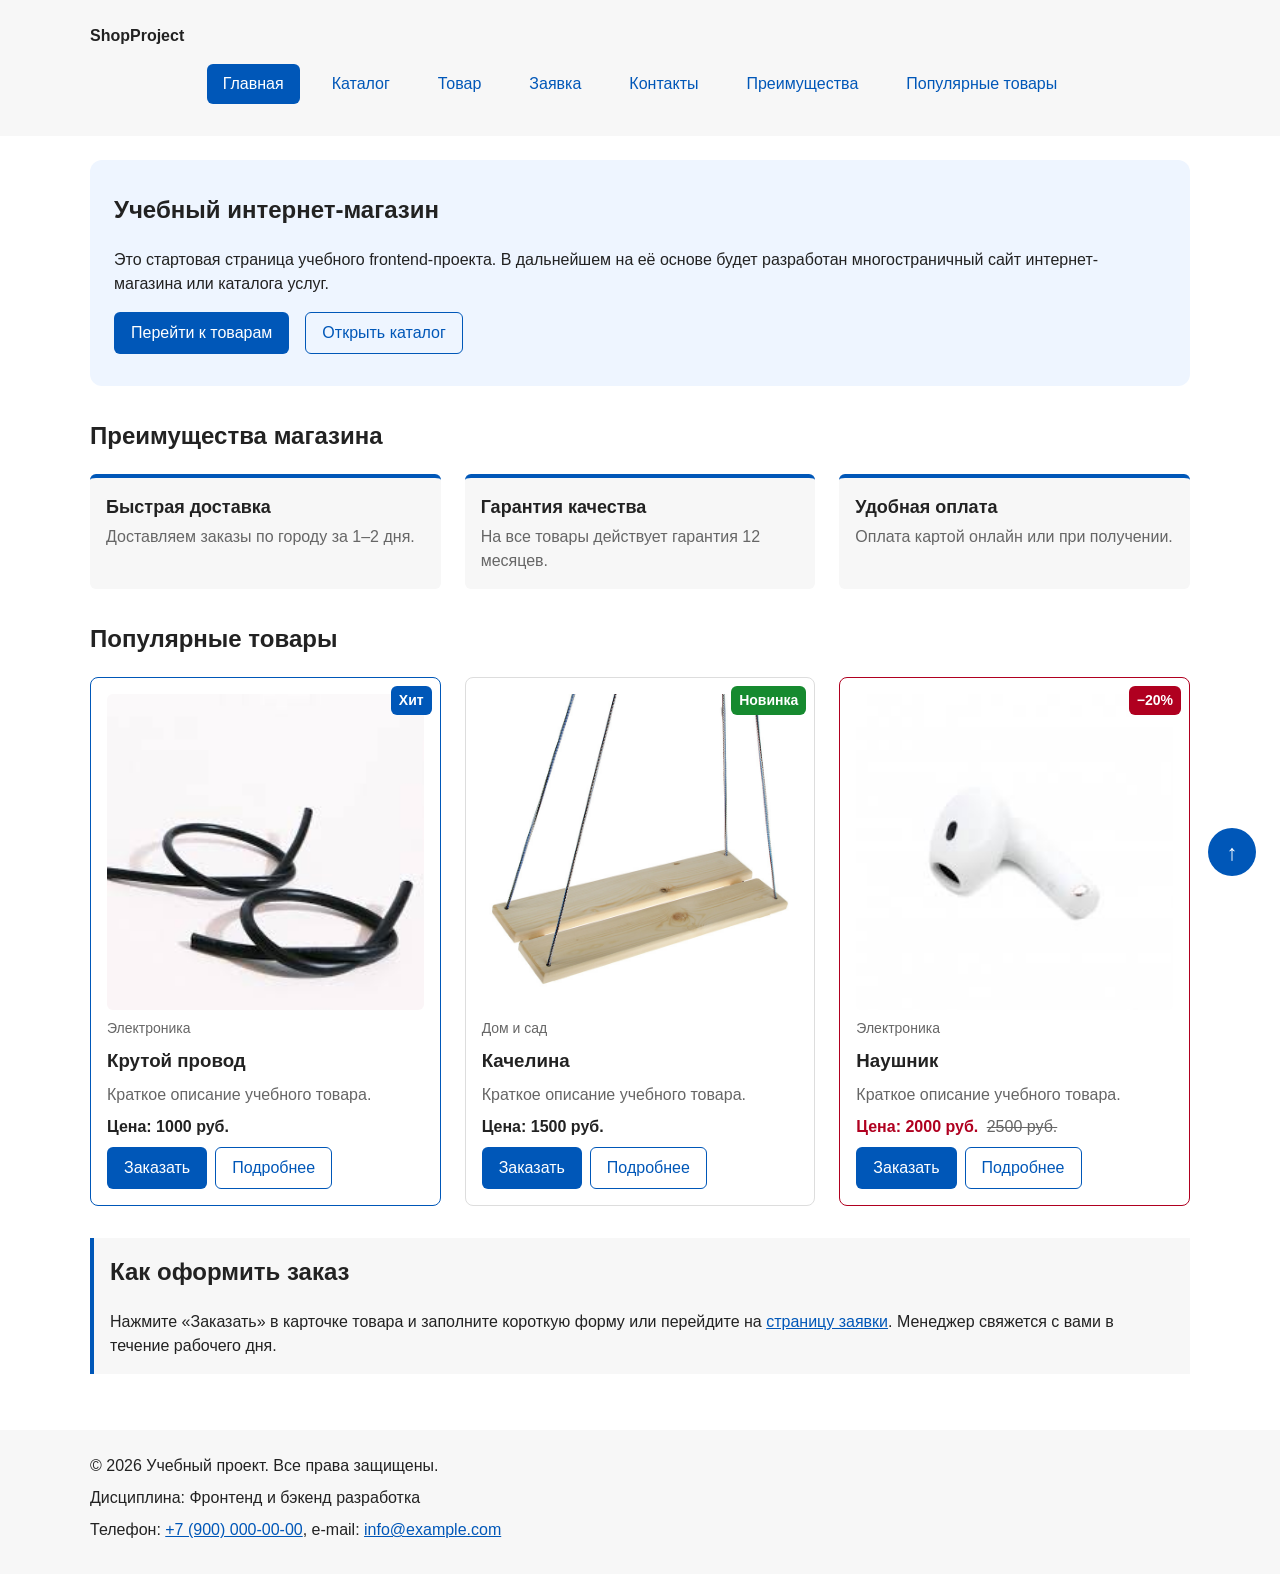
<file: index.html>
<!DOCTYPE html>
<html lang="ru">
<head>
  <meta charset="UTF-8">
  <meta name="viewport" content="width=device-width, initial-scale=1.0">
  <meta name="description" content="Учебный интернет-магазин: главная страница, преимущества и популярные товары.">
  <title>Главная — Учебный интернет-магазин</title>
  <link rel="stylesheet" href="css/style.css">
  <script src="js/main.js" defer></script>
</head>
<body>
  <header class="site-header">
    <div class="site-header__inner">
      <a class="site-header__logo" href="index.html">ShopProject</a>

      <nav class="site-nav" aria-label="Основная навигация">
        <ul class="site-nav__list">
          <li class="site-nav__item">
            <a class="site-nav__link site-nav__link--active" href="index.html" aria-current="page">Главная</a>
          </li>
          <li class="site-nav__item">
            <a class="site-nav__link" href="catalog.html">Каталог</a>
          </li>
          <li class="site-nav__item">
            <a class="site-nav__link" href="product.html">Товар</a>
          </li>
          <li class="site-nav__item">
            <a class="site-nav__link" href="order.html">Заявка</a>
          </li>
          <li class="site-nav__item">
            <a class="site-nav__link" href="contacts.html">Контакты</a>
          </li>
          <li class="site-nav__item">
            <a class="site-nav__link" href="index.html#advantages">Преимущества</a>
          </li>
          <li class="site-nav__item">
            <a class="site-nav__link" href="index.html#popular">Популярные товары</a>
          </li>
        </ul>
      </nav>
    </div>
  </header>

  <main class="page">
    <section class="hero">
      <h1 class="hero__title">Учебный интернет-магазин</h1>
      <p class="hero__text">
        Это стартовая страница учебного frontend-проекта.
        В дальнейшем на её основе будет разработан многостраничный сайт
        интернет-магазина или каталога услуг.
      </p>
      <div class="hero__actions">
        <a class="button button--primary" href="#popular">Перейти к товарам</a>
        <a class="button button--secondary" href="catalog.html">Открыть каталог</a>
      </div>
    </section>

    <section class="section" id="advantages">
      <h2 class="section__title">Преимущества магазина</h2>

      <ul class="advantages">
        <li class="advantages__item">
          <h3 class="advantages__title">Быстрая доставка</h3>
          <p class="advantages__text">Доставляем заказы по городу за 1–2 дня.</p>
        </li>
        <li class="advantages__item">
          <h3 class="advantages__title">Гарантия качества</h3>
          <p class="advantages__text">На все товары действует гарантия 12 месяцев.</p>
        </li>
        <li class="advantages__item">
          <h3 class="advantages__title">Удобная оплата</h3>
          <p class="advantages__text">Оплата картой онлайн или при получении.</p>
        </li>
      </ul>
    </section>

    <section class="section" id="popular">
      <h2 class="section__title">Популярные товары</h2>

      <div class="products-grid">
        <article class="product-card product-card--featured">
          <span class="product-card__badge product-card__badge--hit">Хит</span>
          <img class="product-card__image" src="images/product-1.jpg" alt="Крутой провод" width="400" height="300">
          <p class="product-card__category">Электроника</p>
          <h3 class="product-card__title">Крутой провод</h3>
          <p class="product-card__description">Краткое описание учебного товара.</p>
          <p class="product-card__price">Цена: 1000 руб.</p>
          <div class="product-card__actions">
            <button class="button button--primary product-card__button" type="button" data-product="Крутой провод">
              Заказать
            </button>
            <a class="button button--secondary" href="product.html">Подробнее</a>
          </div>
        </article>
        <article class="product-card">
          <span class="product-card__badge product-card__badge--new">Новинка</span>
          <img class="product-card__image" src="images/product-2.jpg" alt="Качелина" width="400" height="300">
          <p class="product-card__category">Дом и сад</p>
          <h3 class="product-card__title">Качелина</h3>
          <p class="product-card__description">Краткое описание учебного товара.</p>
          <p class="product-card__price">Цена: 1500 руб.</p>
          <div class="product-card__actions">
            <button class="button button--primary product-card__button" type="button" data-product="Качелина">
              Заказать
            </button>
            <a class="button button--secondary" href="product.html">Подробнее</a>
          </div>
        </article>
        <article class="product-card product-card--discount">
          <span class="product-card__badge product-card__badge--discount">−20%</span>
          <img class="product-card__image" src="images/product-3.jpg" alt="Наушник" width="400" height="300">
          <p class="product-card__category">Электроника</p>
          <h3 class="product-card__title">Наушник</h3>
          <p class="product-card__description">Краткое описание учебного товара.</p>
          <p class="product-card__price">Цена: 2000 руб. <s class="product-card__old-price">2500 руб.</s></p>
          <div class="product-card__actions">
            <button class="button button--primary product-card__button" type="button" data-product="Наушник">
              Заказать
            </button>
            <a class="button button--secondary" href="product.html">Подробнее</a>
          </div>
        </article>
      </div>
    </section>

    <aside class="info-box">
      <h2 class="info-box__title">Как оформить заказ</h2>
      <p class="info-box__text">
        Нажмите «Заказать» в карточке товара и заполните короткую форму
        или перейдите на <a href="order.html">страницу заявки</a>.
        Менеджер свяжется с вами в течение рабочего дня.
      </p>
    </aside>
  </main>

  <footer class="site-footer" id="contacts">
    <div class="site-footer__inner">
      <p class="site-footer__text">&copy; 2026 Учебный проект. Все права защищены.</p>
      <p class="site-footer__text">Дисциплина: Фронтенд и бэкенд разработка</p>
      <p class="site-footer__text">
        Телефон: <a class="site-footer__link" href="tel:+79000000000">+7 (900) 000-00-00</a>,
        e-mail: <a class="site-footer__link" href="mailto:info@example.com">info@example.com</a>
      </p>
    </div>
  </footer>

  <a class="to-top" href="#top" aria-label="Наверх страницы">↑</a>

  <dialog class="order-dialog" id="order-dialog" aria-labelledby="order-dialog-title">
    <h2 class="order-dialog__title" id="order-dialog-title">Оформление заявки</h2>
    <p class="order-dialog__product">Товар: <strong id="order-dialog-product">не выбран</strong></p>

    <form class="order-form" id="order-form" action="#" method="post" novalidate>
      <input id="selected-product" name="selected-product" type="hidden">

      <div class="order-form__field">
        <label class="order-form__label" for="order-name">Имя</label>
        <input
          class="order-form__input"
          id="order-name"
          name="name"
          type="text"
          placeholder="Введите ваше имя"
          minlength="2"
          autocomplete="given-name"
          required
        >
      </div>

      <div class="order-form__field">
        <label class="order-form__label" for="order-email">E-mail</label>
        <input
          class="order-form__input"
          id="order-email"
          name="email"
          type="email"
          placeholder="example@mail.ru"
          autocomplete="email"
          required
        >
      </div>

      <div class="order-form__field">
        <label class="order-form__label" for="order-phone">Телефон</label>
        <input
          class="order-form__input"
          id="order-phone"
          name="phone"
          type="tel"
          inputmode="tel"
          placeholder="+7 (900) 000-00-00"
          pattern="^\+7 \(\d{3}\) \d{3}-\d{2}-\d{2}$"
          aria-describedby="order-phone-hint"
          required
        >
        <small class="order-form__hint" id="order-phone-hint">Формат: +7 (900) 000-00-00</small>
      </div>

      <div class="order-form__field">
        <label class="order-form__label" for="order-date">Дата связи</label>
        <input
          class="order-form__input"
          id="order-date"
          name="date"
          type="date"
        >
      </div>

      <div class="order-form__field">
        <label class="order-form__label" for="order-topic">Тема заявки</label>
        <select class="order-form__select" id="order-topic" name="topic" required>
          <option value="">Выберите тему</option>
          <option value="product">Заказ товара</option>
          <option value="consultation">Консультация</option>
          <option value="delivery">Доставка</option>
        </select>
      </div>

      <div class="order-form__field">
        <label class="order-form__label" for="order-comment">Комментарий</label>
        <textarea
          class="order-form__textarea"
          id="order-comment"
          name="comment"
          rows="4"
          placeholder="Укажите дополнительную информацию"
        ></textarea>
      </div>

      <div class="order-form__field">
        <label class="order-form__label order-form__label--inline" for="order-agreement">
          <input
            class="order-form__checkbox"
            id="order-agreement"
            name="agreement"
            type="checkbox"
            required
          >
          Я согласен на обработку данных
        </label>
      </div>

      <div class="order-form__actions">
        <button class="button button--secondary" type="button" id="close-order-dialog">Закрыть</button>
        <button class="button button--primary" type="submit">Отправить заявку</button>
      </div>
    </form>
  </dialog>

  <p class="success-message" id="success-message" role="status" hidden>
    Заявка отправлена! Мы свяжемся с вами в ближайшее время.
  </p>
</body>
</html>
</file>
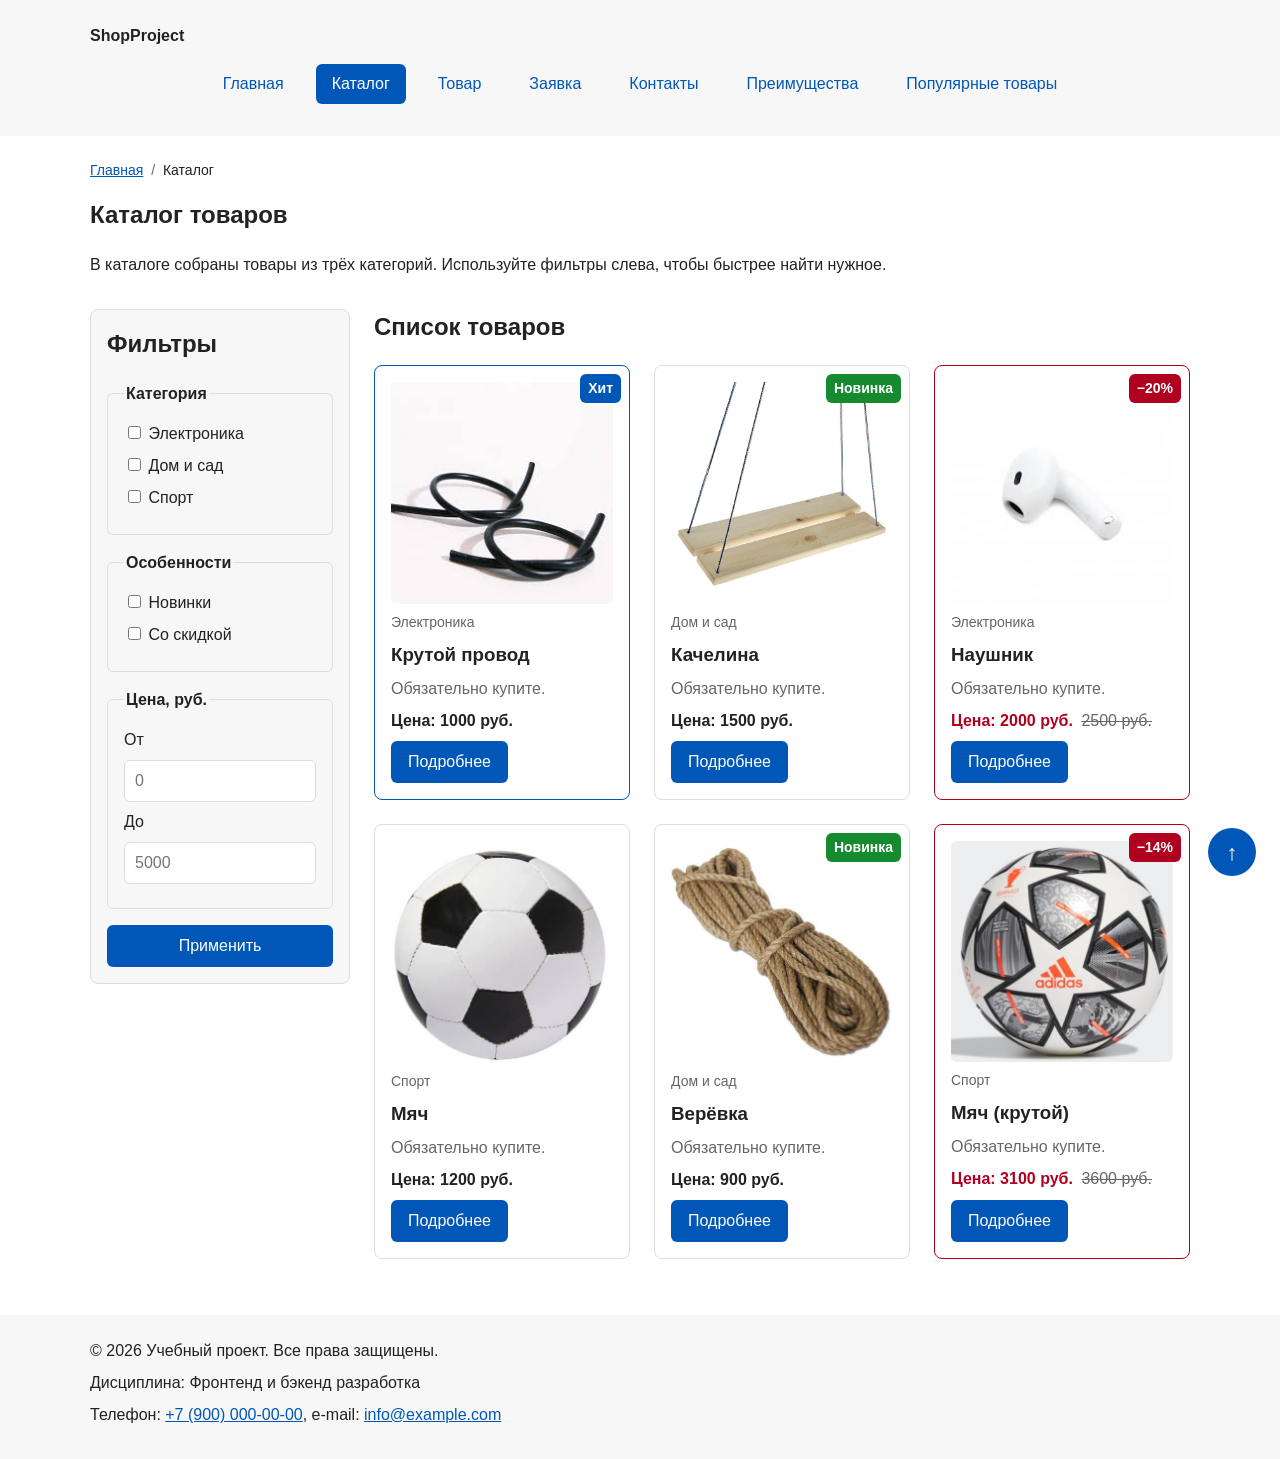
<file: catalog.html>
<!DOCTYPE html>
<html lang="ru">
<head>
  <meta charset="UTF-8">
  <meta name="viewport" content="width=device-width, initial-scale=1.0">
  <meta name="description" content="Каталог товаров учебного интернет-магазина: категории, фильтры и карточки товаров.">
  <title>Каталог товаров — Учебный интернет-магазин</title>
  <link rel="stylesheet" href="css/style.css">
</head>
<body>
  <header class="site-header">
    <div class="site-header__inner">
      <a class="site-header__logo" href="index.html">ShopProject</a>

      <nav class="site-nav" aria-label="Основная навигация">
        <ul class="site-nav__list">
          <li class="site-nav__item">
            <a class="site-nav__link" href="index.html">Главная</a>
          </li>
          <li class="site-nav__item">
            <a class="site-nav__link site-nav__link--active" href="catalog.html" aria-current="page">Каталог</a>
          </li>
          <li class="site-nav__item">
            <a class="site-nav__link" href="product.html">Товар</a>
          </li>
          <li class="site-nav__item">
            <a class="site-nav__link" href="order.html">Заявка</a>
          </li>
          <li class="site-nav__item">
            <a class="site-nav__link" href="contacts.html">Контакты</a>
          </li>
          <li class="site-nav__item">
            <a class="site-nav__link" href="index.html#advantages">Преимущества</a>
          </li>
          <li class="site-nav__item">
            <a class="site-nav__link" href="index.html#popular">Популярные товары</a>
          </li>
        </ul>
      </nav>
    </div>
  </header>

  <main class="page">
    <nav class="breadcrumbs" aria-label="Хлебные крошки">
      <a class="breadcrumbs__link" href="index.html">Главная</a>
      <span class="breadcrumbs__separator" aria-hidden="true">/</span>
      <span class="breadcrumbs__current" aria-current="page">Каталог</span>
    </nav>

    <section class="section">
      <h1 class="section__title">Каталог товаров</h1>
      <p>
        В каталоге собраны товары из трёх категорий. Используйте фильтры слева,
        чтобы быстрее найти нужное.
      </p>
    </section>

    <div class="catalog-layout">
      <aside class="catalog-filters catalog-layout__filters">
        <h2 class="catalog-filters__title">Фильтры</h2>

        <form class="catalog-filters__form" action="#" method="get">
          <fieldset class="catalog-filters__group">
            <legend class="catalog-filters__legend">Категория</legend>

            <label class="catalog-filters__label">
              <input type="checkbox" name="category" value="electronics">
              Электроника
            </label>

            <label class="catalog-filters__label">
              <input type="checkbox" name="category" value="home">
              Дом и сад
            </label>

            <label class="catalog-filters__label">
              <input type="checkbox" name="category" value="sport">
              Спорт
            </label>
          </fieldset>

          <fieldset class="catalog-filters__group">
            <legend class="catalog-filters__legend">Особенности</legend>

            <label class="catalog-filters__label">
              <input type="checkbox" name="tag" value="new">
              Новинки
            </label>

            <label class="catalog-filters__label">
              <input type="checkbox" name="tag" value="discount">
              Со скидкой
            </label>
          </fieldset>

          <fieldset class="catalog-filters__group">
            <legend class="catalog-filters__legend">Цена, руб.</legend>

            <label class="catalog-filters__label" for="price-from">От</label>
            <input class="catalog-filters__input" id="price-from" name="price-from" type="number" min="0" placeholder="0">

            <label class="catalog-filters__label" for="price-to">До</label>
            <input class="catalog-filters__input" id="price-to" name="price-to" type="number" min="0" placeholder="5000">
          </fieldset>

          <button class="button button--primary" type="submit">Применить</button>
        </form>
      </aside>

      <section class="catalog-layout__products">
        <h2 class="catalog-layout__title">Список товаров</h2>

        <div class="products-grid">
          <article class="product-card product-card--featured">
            <span class="product-card__badge product-card__badge--hit">Хит</span>
            <img class="product-card__image" src="images/product-1.jpg" alt="Крутой провод" width="400" height="300">
            <p class="product-card__category">Электроника</p>
            <h3 class="product-card__title">Крутой провод</h3>
            <p class="product-card__description">Обязательно купите.</p>
            <p class="product-card__price">Цена: 1000 руб.</p>
            <a class="button button--primary product-card__button" href="product.html">Подробнее</a>
          </article>
          <article class="product-card">
            <span class="product-card__badge product-card__badge--new">Новинка</span>
            <img class="product-card__image" src="images/product-2.jpg" alt="Качелина" width="400" height="300">
            <p class="product-card__category">Дом и сад</p>
            <h3 class="product-card__title">Качелина</h3>
            <p class="product-card__description">Обязательно купите.</p>
            <p class="product-card__price">Цена: 1500 руб.</p>
            <a class="button button--primary product-card__button" href="product.html">Подробнее</a>
          </article>
          <article class="product-card product-card--discount">
            <span class="product-card__badge product-card__badge--discount">−20%</span>
            <img class="product-card__image" src="images/product-3.jpg" alt="Наушник" width="400" height="300">
            <p class="product-card__category">Электроника</p>
            <h3 class="product-card__title">Наушник</h3>
            <p class="product-card__description">Обязательно купите.</p>
            <p class="product-card__price">Цена: 2000 руб. <s class="product-card__old-price">2500 руб.</s></p>
            <a class="button button--primary product-card__button" href="product.html">Подробнее</a>
          </article>
          <article class="product-card">
            <img class="product-card__image" src="images/product-4.jpg" alt="Мяч" width="400" height="300">
            <p class="product-card__category">Спорт</p>
            <h3 class="product-card__title">Мяч</h3>
            <p class="product-card__description">Обязательно купите.</p>
            <p class="product-card__price">Цена: 1200 руб.</p>
            <a class="button button--primary product-card__button" href="product.html">Подробнее</a>
          </article>
          <article class="product-card">
            <span class="product-card__badge product-card__badge--new">Новинка</span>
            <img class="product-card__image" src="images/product-5.jpg" alt="Верёвка" width="400" height="300">
            <p class="product-card__category">Дом и сад</p>
            <h3 class="product-card__title">Верёвка</h3>
            <p class="product-card__description">Обязательно купите.</p>
            <p class="product-card__price">Цена: 900 руб.</p>
            <a class="button button--primary product-card__button" href="product.html">Подробнее</a>
          </article>
          <article class="product-card product-card--discount">
            <span class="product-card__badge product-card__badge--discount">−14%</span>
            <img class="product-card__image" src="images/product-6.jpg" alt="Мяч (крутой)" width="400" height="300">
            <p class="product-card__category">Спорт</p>
            <h3 class="product-card__title">Мяч (крутой)</h3>
            <p class="product-card__description">Обязательно купите.</p>
            <p class="product-card__price">Цена: 3100 руб. <s class="product-card__old-price">3600 руб.</s></p>
            <a class="button button--primary product-card__button" href="product.html">Подробнее</a>
          </article>
        </div>
      </section>
    </div>
  </main>

  <footer class="site-footer">
    <div class="site-footer__inner">
      <p class="site-footer__text">&copy; 2026 Учебный проект. Все права защищены.</p>
      <p class="site-footer__text">Дисциплина: Фронтенд и бэкенд разработка</p>
      <p class="site-footer__text">
        Телефон: <a class="site-footer__link" href="tel:+79000000000">+7 (900) 000-00-00</a>,
        e-mail: <a class="site-footer__link" href="mailto:info@example.com">info@example.com</a>
      </p>
    </div>
  </footer>

  <a class="to-top" href="#top" aria-label="Наверх страницы">↑</a>
</body>
</html>
</file>
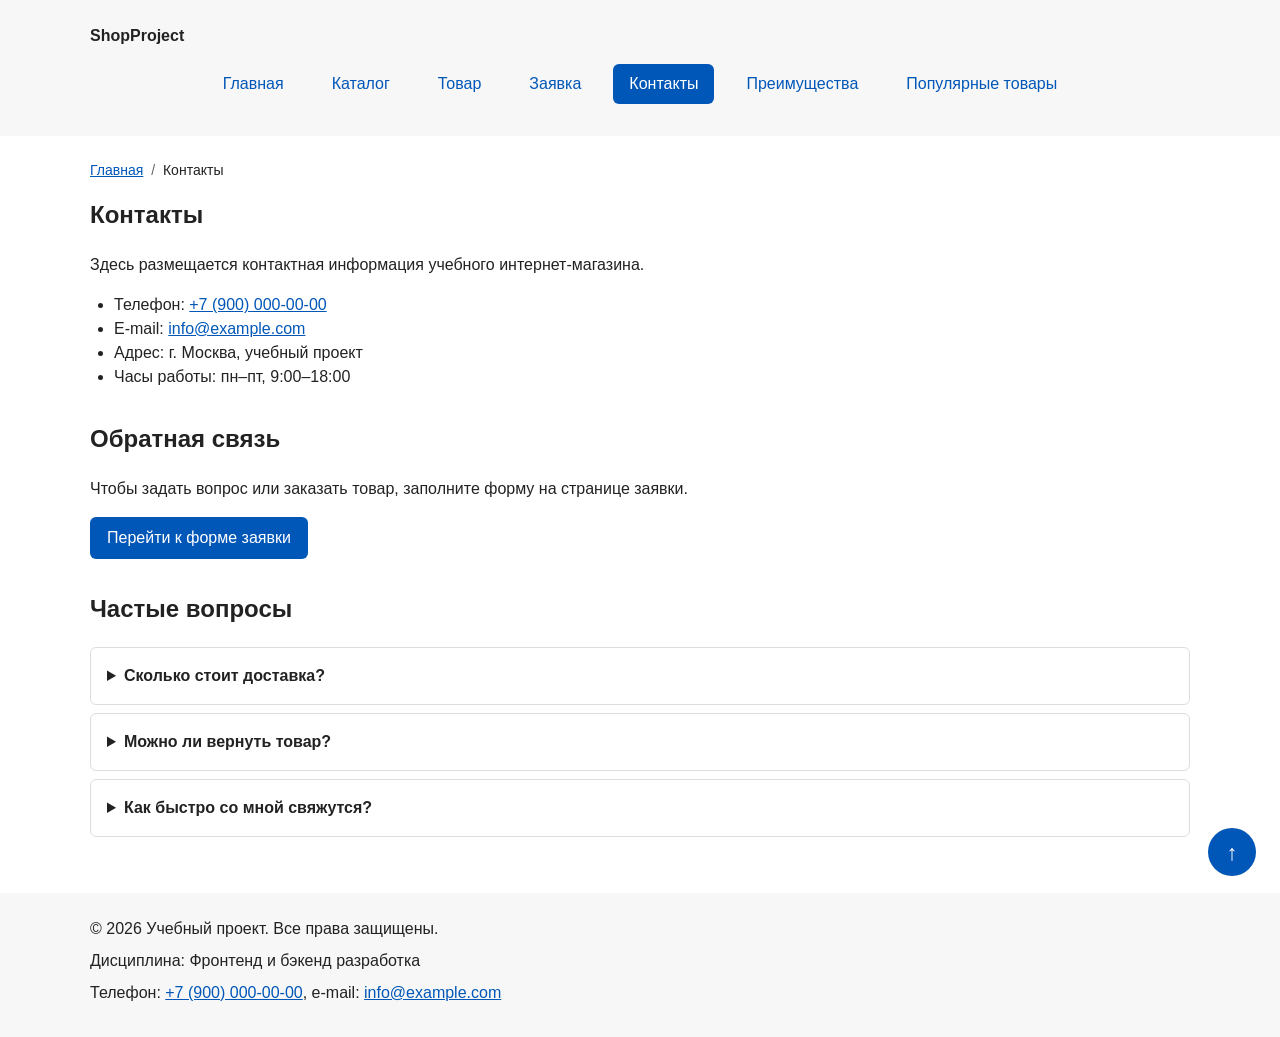
<file: contacts.html>
<!DOCTYPE html>
<html lang="ru">
<head>
  <meta charset="UTF-8">
  <meta name="viewport" content="width=device-width, initial-scale=1.0">
  <meta name="description" content="Контактная информация учебного интернет-магазина и ответы на частые вопросы.">
  <title>Контакты — Учебный интернет-магазин</title>
  <link rel="stylesheet" href="css/style.css">
</head>
<body>
  <header class="site-header">
    <div class="site-header__inner">
      <a class="site-header__logo" href="index.html">ShopProject</a>

      <nav class="site-nav" aria-label="Основная навигация">
        <ul class="site-nav__list">
          <li class="site-nav__item">
            <a class="site-nav__link" href="index.html">Главная</a>
          </li>
          <li class="site-nav__item">
            <a class="site-nav__link" href="catalog.html">Каталог</a>
          </li>
          <li class="site-nav__item">
            <a class="site-nav__link" href="product.html">Товар</a>
          </li>
          <li class="site-nav__item">
            <a class="site-nav__link" href="order.html">Заявка</a>
          </li>
          <li class="site-nav__item">
            <a class="site-nav__link site-nav__link--active" href="contacts.html" aria-current="page">Контакты</a>
          </li>
          <li class="site-nav__item">
            <a class="site-nav__link" href="index.html#advantages">Преимущества</a>
          </li>
          <li class="site-nav__item">
            <a class="site-nav__link" href="index.html#popular">Популярные товары</a>
          </li>
        </ul>
      </nav>
    </div>
  </header>

  <main class="page">
    <nav class="breadcrumbs" aria-label="Хлебные крошки">
      <a class="breadcrumbs__link" href="index.html">Главная</a>
      <span class="breadcrumbs__separator" aria-hidden="true">/</span>
      <span class="breadcrumbs__current" aria-current="page">Контакты</span>
    </nav>

    <section class="section">
      <h1 class="section__title">Контакты</h1>
      <p>
        Здесь размещается контактная информация учебного интернет-магазина.
      </p>

      <ul class="contacts-list">
        <li class="contacts-list__item">Телефон: <a href="tel:+79000000000">+7 (900) 000-00-00</a></li>
        <li class="contacts-list__item">E-mail: <a href="mailto:info@example.com">info@example.com</a></li>
        <li class="contacts-list__item">Адрес: г. Москва, учебный проект</li>
        <li class="contacts-list__item">Часы работы: пн–пт, 9:00–18:00</li>
      </ul>
    </section>

    <section class="section" id="feedback">
      <h2 class="section__title">Обратная связь</h2>
      <p>
        Чтобы задать вопрос или заказать товар, заполните форму на странице заявки.
      </p>
      <a class="button button--primary" href="order.html">Перейти к форме заявки</a>
    </section>

    <section class="section" id="faq">
      <h2 class="section__title">Частые вопросы</h2>

      <div class="faq">
        <details class="faq__item">
          <summary class="faq__question">Сколько стоит доставка?</summary>
          <p class="faq__answer">Доставка по городу бесплатна при заказе от 3000 руб.</p>
        </details>
        <details class="faq__item">
          <summary class="faq__question">Можно ли вернуть товар?</summary>
          <p class="faq__answer">Да, в течение 14 дней, если товар не был в использовании.</p>
        </details>
        <details class="faq__item">
          <summary class="faq__question">Как быстро со мной свяжутся?</summary>
          <p class="faq__answer">Менеджер отвечает на заявки в течение рабочего дня.</p>
        </details>
      </div>
    </section>
  </main>

  <footer class="site-footer">
    <div class="site-footer__inner">
      <p class="site-footer__text">&copy; 2026 Учебный проект. Все права защищены.</p>
      <p class="site-footer__text">Дисциплина: Фронтенд и бэкенд разработка</p>
      <p class="site-footer__text">
        Телефон: <a class="site-footer__link" href="tel:+79000000000">+7 (900) 000-00-00</a>,
        e-mail: <a class="site-footer__link" href="mailto:info@example.com">info@example.com</a>
      </p>
    </div>
  </footer>

  <a class="to-top" href="#top" aria-label="Наверх страницы">↑</a>
</body>
</html>
</file>
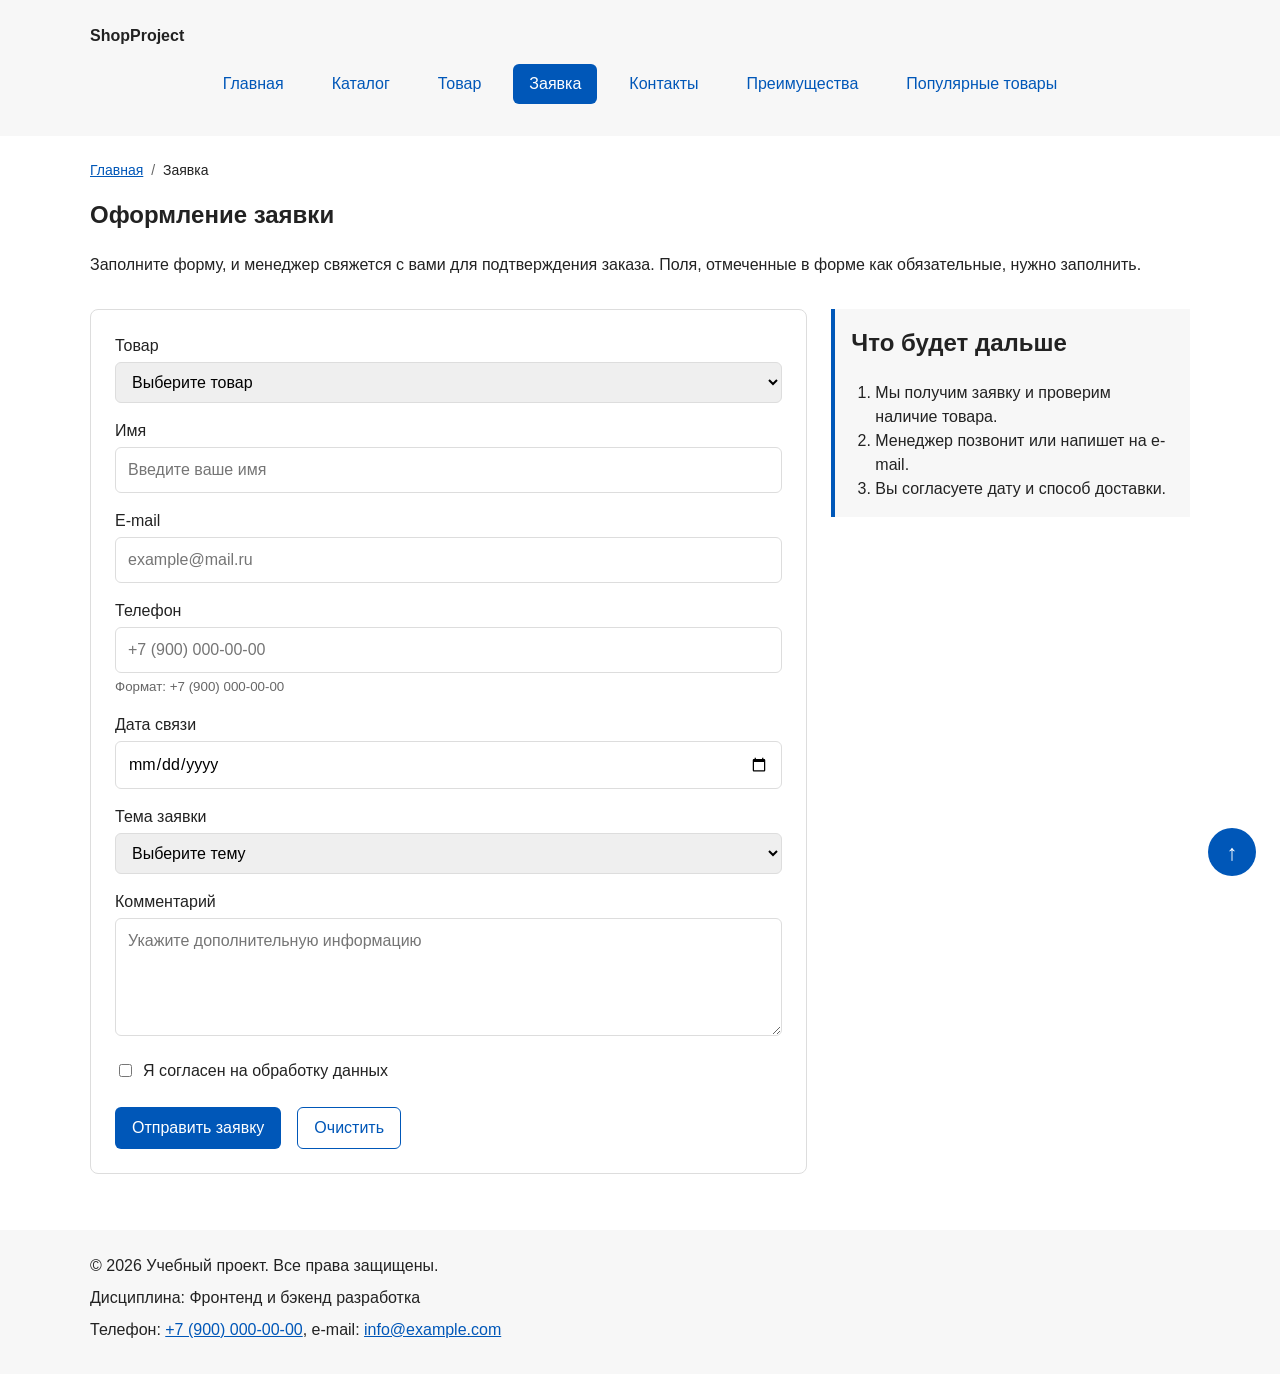
<file: order.html>
<!DOCTYPE html>
<html lang="ru">
<head>
  <meta charset="UTF-8">
  <meta name="viewport" content="width=device-width, initial-scale=1.0">
  <meta name="description" content="Страница оформления заявки на товар учебного интернет-магазина.">
  <title>Оформление заявки — Учебный интернет-магазин</title>
  <link rel="stylesheet" href="css/style.css">
  <script src="js/main.js" defer></script>
</head>
<body>
  <header class="site-header">
    <div class="site-header__inner">
      <a class="site-header__logo" href="index.html">ShopProject</a>

      <nav class="site-nav" aria-label="Основная навигация">
        <ul class="site-nav__list">
          <li class="site-nav__item">
            <a class="site-nav__link" href="index.html">Главная</a>
          </li>
          <li class="site-nav__item">
            <a class="site-nav__link" href="catalog.html">Каталог</a>
          </li>
          <li class="site-nav__item">
            <a class="site-nav__link" href="product.html">Товар</a>
          </li>
          <li class="site-nav__item">
            <a class="site-nav__link site-nav__link--active" href="order.html" aria-current="page">Заявка</a>
          </li>
          <li class="site-nav__item">
            <a class="site-nav__link" href="contacts.html">Контакты</a>
          </li>
          <li class="site-nav__item">
            <a class="site-nav__link" href="index.html#advantages">Преимущества</a>
          </li>
          <li class="site-nav__item">
            <a class="site-nav__link" href="index.html#popular">Популярные товары</a>
          </li>
        </ul>
      </nav>
    </div>
  </header>

  <main class="page">
    <nav class="breadcrumbs" aria-label="Хлебные крошки">
      <a class="breadcrumbs__link" href="index.html">Главная</a>
      <span class="breadcrumbs__separator" aria-hidden="true">/</span>
      <span class="breadcrumbs__current" aria-current="page">Заявка</span>
    </nav>

    <section class="section">
      <h1 class="section__title">Оформление заявки</h1>
      <p>
        Заполните форму, и менеджер свяжется с вами для подтверждения заказа.
        Поля, отмеченные в форме как обязательные, нужно заполнить.
      </p>
    </section>

    <div class="order-layout">
      <form class="order-form order-form--page order-layout__form" id="order-form" action="#" method="post" novalidate>
        <div class="order-form__field">
          <label class="order-form__label" for="page-product">Товар</label>
          <select class="order-form__select" id="page-product" name="product" required>
            <option value="">Выберите товар</option>
            <option value="Крутой провод">Крутой провод</option>
            <option value="Качелина">Качелина</option>
            <option value="Наушник">Наушник</option>
            <option value="Мяч">Мяч</option>
            <option value="Верёвка">Верёвка</option>
            <option value="Мяч (крутой)">Мяч (крутой)</option>
          </select>
        </div>

        <div class="order-form__field">
          <label class="order-form__label" for="page-name">Имя</label>
          <input
            class="order-form__input"
            id="page-name"
            name="name"
            type="text"
            placeholder="Введите ваше имя"
            minlength="2"
            autocomplete="given-name"
            required
          >
        </div>

        <div class="order-form__field">
          <label class="order-form__label" for="page-email">E-mail</label>
          <input
            class="order-form__input"
            id="page-email"
            name="email"
            type="email"
            placeholder="example@mail.ru"
            autocomplete="email"
            required
          >
        </div>

        <div class="order-form__field">
          <label class="order-form__label" for="page-phone">Телефон</label>
          <input
            class="order-form__input"
            id="page-phone"
            name="phone"
            type="tel"
            inputmode="tel"
            placeholder="+7 (900) 000-00-00"
            pattern="^\+7 \(\d{3}\) \d{3}-\d{2}-\d{2}$"
            aria-describedby="page-phone-hint"
            required
          >
          <small class="order-form__hint" id="page-phone-hint">Формат: +7 (900) 000-00-00</small>
        </div>

        <div class="order-form__field">
          <label class="order-form__label" for="page-date">Дата связи</label>
          <input
            class="order-form__input"
            id="page-date"
            name="date"
            type="date"
          >
        </div>

        <div class="order-form__field">
          <label class="order-form__label" for="page-topic">Тема заявки</label>
          <select class="order-form__select" id="page-topic" name="topic" required>
            <option value="">Выберите тему</option>
            <option value="product">Заказ товара</option>
            <option value="consultation">Консультация</option>
            <option value="delivery">Доставка</option>
          </select>
        </div>

        <div class="order-form__field">
          <label class="order-form__label" for="page-comment">Комментарий</label>
          <textarea
            class="order-form__textarea"
            id="page-comment"
            name="comment"
            rows="4"
            placeholder="Укажите дополнительную информацию"
          ></textarea>
        </div>

        <div class="order-form__field">
          <label class="order-form__label order-form__label--inline" for="page-agreement">
            <input
              class="order-form__checkbox"
              id="page-agreement"
              name="agreement"
              type="checkbox"
              required
            >
            Я согласен на обработку данных
          </label>
        </div>

        <div class="order-form__actions">
          <button class="button button--primary" type="submit">Отправить заявку</button>
          <button class="button button--secondary" type="reset">Очистить</button>
        </div>
      </form>

      <aside class="info-box order-layout__aside">
        <h2 class="info-box__title">Что будет дальше</h2>
        <ol class="info-box__steps">
          <li>Мы получим заявку и проверим наличие товара.</li>
          <li>Менеджер позвонит или напишет на e-mail.</li>
          <li>Вы согласуете дату и способ доставки.</li>
        </ol>
      </aside>
    </div>

    <p class="success-message" id="success-message" role="status" hidden>
      Заявка отправлена! Мы свяжемся с вами в ближайшее время.
    </p>
  </main>

  <footer class="site-footer">
    <div class="site-footer__inner">
      <p class="site-footer__text">&copy; 2026 Учебный проект. Все права защищены.</p>
      <p class="site-footer__text">Дисциплина: Фронтенд и бэкенд разработка</p>
      <p class="site-footer__text">
        Телефон: <a class="site-footer__link" href="tel:+79000000000">+7 (900) 000-00-00</a>,
        e-mail: <a class="site-footer__link" href="mailto:info@example.com">info@example.com</a>
      </p>
    </div>
  </footer>

  <a class="to-top" href="#top" aria-label="Наверх страницы">↑</a>
</body>
</html>
</file>
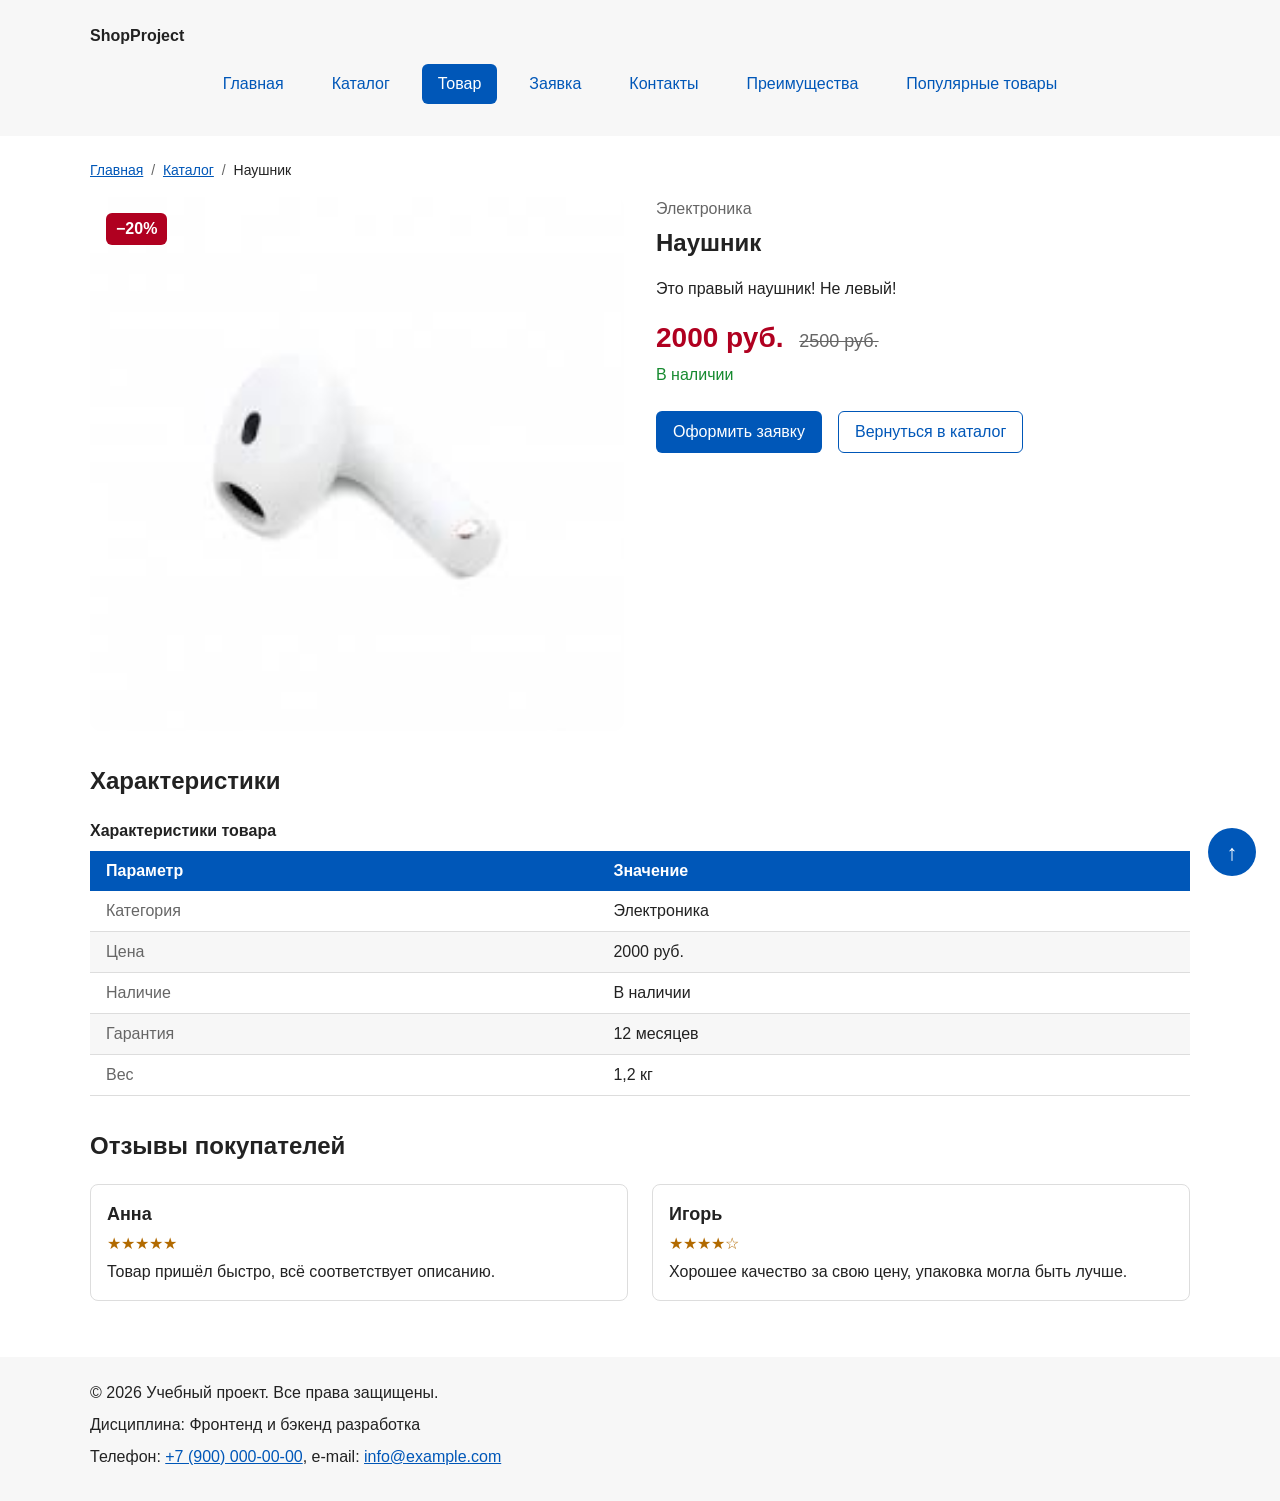
<file: product.html>
<!DOCTYPE html>
<html lang="ru">
<head>
  <meta charset="UTF-8">
  <meta name="viewport" content="width=device-width, initial-scale=1.0">
  <meta name="description" content="Подробная карточка товара: описание, характеристики, цена и оформление заявки.">
  <title>Наушник — Учебный интернет-магазин</title>
  <link rel="stylesheet" href="css/style.css">
</head>
<body>
  <header class="site-header">
    <div class="site-header__inner">
      <a class="site-header__logo" href="index.html">ShopProject</a>

      <nav class="site-nav" aria-label="Основная навигация">
        <ul class="site-nav__list">
          <li class="site-nav__item">
            <a class="site-nav__link" href="index.html">Главная</a>
          </li>
          <li class="site-nav__item">
            <a class="site-nav__link" href="catalog.html">Каталог</a>
          </li>
          <li class="site-nav__item">
            <a class="site-nav__link site-nav__link--active" href="product.html" aria-current="page">Товар</a>
          </li>
          <li class="site-nav__item">
            <a class="site-nav__link" href="order.html">Заявка</a>
          </li>
          <li class="site-nav__item">
            <a class="site-nav__link" href="contacts.html">Контакты</a>
          </li>
          <li class="site-nav__item">
            <a class="site-nav__link" href="index.html#advantages">Преимущества</a>
          </li>
          <li class="site-nav__item">
            <a class="site-nav__link" href="index.html#popular">Популярные товары</a>
          </li>
        </ul>
      </nav>
    </div>
  </header>

  <main class="page">
    <nav class="breadcrumbs" aria-label="Хлебные крошки">
      <a class="breadcrumbs__link" href="index.html">Главная</a>
      <span class="breadcrumbs__separator" aria-hidden="true">/</span>
      <a class="breadcrumbs__link" href="catalog.html">Каталог</a>
      <span class="breadcrumbs__separator" aria-hidden="true">/</span>
      <span class="breadcrumbs__current" aria-current="page">Наушник</span>
    </nav>

    <article class="product">
      <div class="product__media">
        <span class="product__badge">−20%</span>
        <img class="product__image" src="images/product-3.jpg" alt="Наушник" width="400" height="300">
      </div>

      <div class="product__info">
        <p class="product__category">Электроника</p>
        <h1 class="product__title">Наушник</h1>
        <p class="product__description">
          Это правый наушник! Не левый!
        </p>
        <p class="product__price">
          2000 руб.
          <s class="product__old-price">2500 руб.</s>
        </p>
        <p class="product__stock">В наличии</p>
        <div class="product__actions">
          <a class="button button--primary" href="order.html">Оформить заявку</a>
          <a class="button button--secondary" href="catalog.html">Вернуться в каталог</a>
        </div>
      </div>
    </article>

    <section class="section">
      <h2 class="section__title">Характеристики</h2>

      <div class="product-table-wrapper">
        <table class="product-table">
          <caption class="product-table__caption">Характеристики товара</caption>
          <thead>
            <tr>
              <th class="product-table__head" scope="col">Параметр</th>
              <th class="product-table__head" scope="col">Значение</th>
            </tr>
          </thead>
          <tbody>
            <tr class="product-table__row">
              <th class="product-table__cell product-table__cell--name" scope="row">Категория</th>
              <td class="product-table__cell">Электроника</td>
            </tr>
            <tr class="product-table__row">
              <th class="product-table__cell product-table__cell--name" scope="row">Цена</th>
              <td class="product-table__cell">2000 руб.</td>
            </tr>
            <tr class="product-table__row">
              <th class="product-table__cell product-table__cell--name" scope="row">Наличие</th>
              <td class="product-table__cell">В наличии</td>
            </tr>
            <tr class="product-table__row">
              <th class="product-table__cell product-table__cell--name" scope="row">Гарантия</th>
              <td class="product-table__cell">12 месяцев</td>
            </tr>
            <tr class="product-table__row">
              <th class="product-table__cell product-table__cell--name" scope="row">Вес</th>
              <td class="product-table__cell">1,2 кг</td>
            </tr>
          </tbody>
        </table>
      </div>
    </section>

    <section class="section">
      <h2 class="section__title">Отзывы покупателей</h2>

      <div class="reviews">
        <article class="review">
          <h3 class="review__author">Анна</h3>
          <p class="review__rating" aria-label="Оценка 5 из 5">★★★★★</p>
          <p class="review__text">Товар пришёл быстро, всё соответствует описанию.</p>
        </article>
        <article class="review">
          <h3 class="review__author">Игорь</h3>
          <p class="review__rating" aria-label="Оценка 4 из 5">★★★★☆</p>
          <p class="review__text">Хорошее качество за свою цену, упаковка могла быть лучше.</p>
        </article>
      </div>
    </section>
  </main>

  <footer class="site-footer">
    <div class="site-footer__inner">
      <p class="site-footer__text">&copy; 2026 Учебный проект. Все права защищены.</p>
      <p class="site-footer__text">Дисциплина: Фронтенд и бэкенд разработка</p>
      <p class="site-footer__text">
        Телефон: <a class="site-footer__link" href="tel:+79000000000">+7 (900) 000-00-00</a>,
        e-mail: <a class="site-footer__link" href="mailto:info@example.com">info@example.com</a>
      </p>
    </div>
  </footer>

  <a class="to-top" href="#top" aria-label="Наверх страницы">↑</a>
</body>
</html>
</file>
<file: css/style.css>
/* ===============================
   1. Переменные проекта
   =============================== */

:root {
  /* Основные цвета проекта */
  --color-bg: #ffffff;
  --color-text: #222222;
  --color-muted: #666666;
  --color-primary: #0057b8;
  --color-primary-dark: #003f86;
  --color-border: #dddddd;
  --color-surface: #f7f7f7;
  --color-surface-accent: #eef5ff;
  --color-danger: #b00020;
  --color-success: #168a2f;
  --color-success-bg: #eefaf0;
  --color-white: #ffffff;

  /* Отступы */
  --space-xs: 4px;
  --space-sm: 8px;
  --space-md: 16px;
  --space-lg: 24px;
  --space-xl: 32px;

  /* Скругления */
  --radius-sm: 6px;
  --radius-md: 8px;
  --radius-lg: 12px;

  /* Размеры */
  --container-width: 1100px;

  /* Слои (z-index) */
  --z-sticky: 10;
  --z-fixed: 100;
}


/* ===============================
   2. Базовые стили
   =============================== */

* {
  box-sizing: border-box;
}

html {
  scroll-behavior: smooth;
}

body {
  margin: 0;
  font-family: Arial, sans-serif;
  line-height: 1.5;
  color: var(--color-text);
  background-color: var(--color-bg);
}

a {
  color: var(--color-primary);
}

a:hover {
  color: var(--color-primary-dark);
}

a:focus-visible {
  outline: 2px solid var(--color-primary);
  outline-offset: 3px;
}

/* Подсветка раздела, на который перешли по якорной ссылке */
:target {
  outline: 2px dashed var(--color-primary);
  outline-offset: 4px;
}


/* ===============================
   3. Каркас страницы: шапка, main, подвал
   =============================== */

/* Блок site-header — шапка сайта */
.site-header {
  padding: var(--space-lg);
  background-color: var(--color-surface);
}

.site-header__inner {
  max-width: var(--container-width);
  margin: 0 auto;
}

.site-header__logo {
  font-weight: 700;
  color: var(--color-text);
  text-decoration: none;
}

/* Блок page — основное содержимое страницы (тег main) */
.page {
  padding: var(--space-lg);
}

/* Блок site-footer — подвал сайта */
.site-footer {
  padding: var(--space-lg);
  background-color: var(--color-surface);
}

.site-footer__inner {
  max-width: var(--container-width);
  margin: 0 auto;
}

.site-footer__text {
  margin: 0 0 var(--space-sm);
}

.site-footer__link {
  color: var(--color-primary);
}


/* ===============================
   4. Навигация: site-nav и breadcrumbs
   =============================== */

.site-nav__list {
  display: flex;
  flex-wrap: wrap;
  justify-content: center;
  align-items: center;
  gap: var(--space-md);
  padding: 0;
  margin: var(--space-md) 0 0;
  list-style: none;
}

.site-nav__item {
  margin-bottom: var(--space-sm);
}

.site-nav__link {
  display: inline-block;
  padding: var(--space-sm) var(--space-md);
  color: var(--color-primary);
  text-decoration: none;
  border-radius: var(--radius-sm);
}

.site-nav__link:hover {
  color: var(--color-white);
  background-color: var(--color-primary);
}

.site-nav__link:focus-visible {
  outline: 2px solid var(--color-primary);
  outline-offset: 3px;
}

/* Модификатор: ссылка на текущую страницу */
.site-nav__link--active {
  color: var(--color-white);
  background-color: var(--color-primary);
}

/* Блок breadcrumbs — хлебные крошки */
.breadcrumbs {
  max-width: var(--container-width);
  margin: 0 auto var(--space-md);
  font-size: 14px;
  color: var(--color-muted);
}

.breadcrumbs__link {
  color: var(--color-primary);
}

.breadcrumbs__separator {
  margin: 0 var(--space-xs);
}

.breadcrumbs__current {
  color: var(--color-text);
}


/* ===============================
   5. Кнопка: блок button
   =============================== */

.button {
  display: inline-block;
  padding: var(--space-sm) var(--space-md);
  border: 1px solid transparent;
  border-radius: var(--radius-sm);
  font: inherit;
  text-decoration: none;
  cursor: pointer;
}

/* Основная кнопка */
.button--primary {
  color: var(--color-white);
  background-color: var(--color-primary);
}

.button--primary:hover {
  color: var(--color-white);
  background-color: var(--color-primary-dark);
}

/* Второстепенная кнопка */
.button--secondary {
  color: var(--color-primary);
  background-color: transparent;
  border-color: var(--color-primary);
}

.button--secondary:hover {
  color: var(--color-white);
  background-color: var(--color-primary);
}

.button:focus-visible {
  outline: 2px solid var(--color-primary);
  outline-offset: 3px;
}

.button:disabled,
.button--disabled {
  opacity: 0.6;
  cursor: not-allowed;
}


/* ===============================
   6. Разделы страницы
   =============================== */

/* Блок hero — первый экран главной страницы */
.hero {
  max-width: var(--container-width);
  margin: 0 auto var(--space-xl);
  padding: var(--space-xl) var(--space-lg);
  background-color: var(--color-surface-accent);
  border-radius: var(--radius-lg);
}

.hero__title {
  margin-top: 0;
}

.hero__actions {
  display: flex;
  flex-wrap: wrap;
  gap: var(--space-md);
}

/* Блок section — универсальный раздел страницы */
.section {
  max-width: var(--container-width);
  margin: 0 auto var(--space-xl);
}

.section__title {
  margin-top: 0;
}

/* Блок advantages — преимущества в виде трёх колонок (Grid) */
.advantages {
  display: grid;
  grid-template-columns: repeat(3, 1fr);
  gap: var(--space-lg);
  margin: 0;
  padding: 0;
  list-style: none;
}

.advantages__item {
  padding: var(--space-md);
  border-top: 4px solid var(--color-primary);
  background-color: var(--color-surface);
  border-radius: var(--radius-sm);
}

.advantages__title {
  margin: 0 0 var(--space-xs);
  font-size: 18px;
}

.advantages__text {
  margin: 0;
  color: var(--color-muted);
}

/* Блок info-box — информационная врезка (тег aside) */
.info-box {
  max-width: var(--container-width);
  margin: 0 auto var(--space-xl);
  padding: var(--space-md);
  border-left: 4px solid var(--color-primary);
  background-color: var(--color-surface);
}

.info-box__title {
  margin-top: 0;
}

.info-box__text {
  margin-bottom: 0;
}

.info-box__steps {
  margin: 0;
  padding-left: var(--space-lg);
}

/* Блок contacts-list — список контактов */
.contacts-list {
  padding-left: var(--space-lg);
}


/* ===============================
   7. Товары: products-grid и product-card
   =============================== */

/* Сетка отвечает только за расположение карточек */
.products-grid {
  display: grid;
  grid-template-columns: repeat(3, 1fr);
  gap: var(--space-lg);
}

/* Карточка товара — самостоятельный блок.
   position: relative нужен, чтобы бейдж позиционировался относительно карточки. */
.product-card {
  position: relative;
  display: flex;
  flex-direction: column;
  gap: var(--space-sm);
  padding: var(--space-md);
  border: 1px solid var(--color-border);
  border-radius: var(--radius-md);
  background-color: var(--color-bg);
}

.product-card:hover {
  border-color: var(--color-primary);
}

/* Модификаторы карточки */
.product-card--featured {
  border-color: var(--color-primary);
}

.product-card--discount {
  border-color: var(--color-danger);
}

/* Элементы карточки */
.product-card__title {
  margin: 0;
  color: var(--color-text);
}

.product-card__description {
  margin: 0;
  color: var(--color-muted);
}

.product-card__price {
  margin: 0;
  font-weight: 700;
}

.product-card--discount .product-card__price {
  color: var(--color-danger);
}

.product-card__button {
  margin-top: auto;
  align-self: flex-start;
}

/* Бейдж «Хит», «Новинка», «Скидка» в углу карточки */
.product-card__badge {
  position: absolute;
  top: var(--space-sm);
  right: var(--space-sm);
  z-index: 1;
  padding: 4px 8px;
  font-size: 14px;
  font-weight: 700;
  color: var(--color-white);
  background-color: var(--color-primary);
  border-radius: var(--radius-sm);
}

.product-card__badge--hit {
  background-color: var(--color-primary);
}

.product-card__badge--new {
  background-color: var(--color-success);
}

.product-card__badge--discount {
  background-color: var(--color-danger);
}

.product-card__image {
  display: block;
  width: 100%;
  height: auto;
  border-radius: var(--radius-sm);
}

.product-card__category {
  margin: 0;
  font-size: 14px;
  color: var(--color-muted);
}

.product-card__old-price {
  margin-left: var(--space-xs);
  font-weight: 400;
  color: var(--color-muted);
}

.product-card__actions {
  display: flex;
  flex-wrap: wrap;
  gap: var(--space-sm);
  margin-top: auto;
}

.product-card__actions .product-card__button {
  margin-top: 0;
}


/* ===============================
   8. Каталог: catalog-layout и catalog-filters
   =============================== */

.catalog-layout {
  display: grid;
  grid-template-columns: 260px 1fr;
  grid-template-areas: "filters products";
  gap: var(--space-lg);
  max-width: var(--container-width);
  margin: 0 auto var(--space-xl);
}

.catalog-layout__filters {
  grid-area: filters;
}

.catalog-layout__products {
  grid-area: products;
}

.catalog-layout__title {
  margin-top: 0;
}

/* Блок фильтров.
   position: sticky — фильтр остаётся на экране при прокрутке списка товаров. */
.catalog-filters {
  position: sticky;
  top: var(--space-md);
  z-index: var(--z-sticky);
  align-self: start;
  padding: var(--space-md);
  border: 1px solid var(--color-border);
  border-radius: var(--radius-md);
  background-color: var(--color-surface);
}

.catalog-filters__title {
  margin-top: 0;
}

.catalog-filters__form {
  display: grid;
  gap: var(--space-md);
}

.catalog-filters__group {
  margin: 0;
  padding: var(--space-md);
  border: 1px solid var(--color-border);
  border-radius: var(--radius-sm);
}

.catalog-filters__legend {
  font-weight: 700;
}

.catalog-filters__label {
  display: block;
  margin-bottom: var(--space-sm);
}

.catalog-filters__input {
  width: 100%;
  margin-bottom: var(--space-sm);
  padding: 8px 10px;
  border: 1px solid var(--color-border);
  border-radius: var(--radius-sm);
  font: inherit;
}

.catalog-filters__input:focus-visible {
  outline: 2px solid var(--color-primary);
  outline-offset: 3px;
}


/* ===============================
   9. Модальное окно: order-dialog
   =============================== */

.order-dialog {
  width: min(100% - 32px, 560px);
  padding: var(--space-lg);
  border: none;
  border-radius: var(--radius-lg);
}

.order-dialog::backdrop {
  background-color: rgba(0, 0, 0, 0.5);
}

.order-dialog__title {
  margin-top: 0;
}

.order-dialog__product {
  margin-top: 0;
  color: var(--color-muted);
}


/* ===============================
   10. Форма заявки: order-form
   =============================== */

.order-form__field {
  margin-bottom: var(--space-md);
}

.order-form__label {
  display: block;
  margin-bottom: var(--space-xs);
}

/* Модификатор: подпись с чекбоксом внутри, в одну строку */
.order-form__label--inline {
  display: flex;
  align-items: center;
  gap: var(--space-sm);
}

.order-form__input,
.order-form__select,
.order-form__textarea {
  width: 100%;
  padding: 10px 12px;
  border: 1px solid var(--color-border);
  border-radius: var(--radius-sm);
  font: inherit;
}

.order-form__input:hover,
.order-form__select:hover,
.order-form__textarea:hover {
  border-color: var(--color-primary);
}

.order-form__input:focus-visible,
.order-form__select:focus-visible,
.order-form__textarea:focus-visible,
.order-form__checkbox:focus-visible {
  outline: 2px solid var(--color-primary);
  outline-offset: 3px;
}

/* Поле, которое JavaScript пометил как ошибочное */
.order-form__input[aria-invalid="true"],
.order-form__select[aria-invalid="true"],
.order-form__textarea[aria-invalid="true"] {
  border-color: var(--color-danger);
}

.order-form__checkbox[aria-invalid="true"] {
  outline: 2px solid var(--color-danger);
}

.order-form__hint {
  display: block;
  margin-top: var(--space-xs);
  color: var(--color-muted);
}

.order-form__actions {
  display: flex;
  gap: var(--space-md);
  margin-top: var(--space-lg);
}

/* Модификатор: форма на отдельной странице, а не в модальном окне */
.order-form--page {
  padding: var(--space-lg);
  border: 1px solid var(--color-border);
  border-radius: var(--radius-md);
}


/* ===============================
   11. Сообщение об успешной отправке
   =============================== */

.success-message {
  max-width: var(--container-width);
  margin: var(--space-lg) auto;
  padding: var(--space-md);
  border-left: 4px solid var(--color-success);
  background-color: var(--color-success-bg);
}


/* ===============================
   12. Страница товара: product
   =============================== */

.product {
  display: grid;
  grid-template-columns: 1fr 1fr;
  gap: var(--space-xl);
  max-width: var(--container-width);
  margin: 0 auto var(--space-xl);
}

/* Контейнер картинки — точка отсчёта для бейджа */
.product__media {
  position: relative;
}

.product__badge {
  position: absolute;
  top: var(--space-md);
  left: var(--space-md);
  padding: 4px 10px;
  font-weight: 700;
  color: var(--color-white);
  background-color: var(--color-danger);
  border-radius: var(--radius-sm);
}

.product__image {
  display: block;
  width: 100%;
  height: auto;
  border-radius: var(--radius-lg);
}

.product__category {
  margin: 0;
  color: var(--color-muted);
}

.product__title {
  margin: var(--space-xs) 0 var(--space-md);
}

.product__price {
  margin: var(--space-md) 0 var(--space-xs);
  font-size: 28px;
  font-weight: 700;
  color: var(--color-danger);
}

.product__old-price {
  margin-left: var(--space-sm);
  font-size: 18px;
  font-weight: 400;
  color: var(--color-muted);
}

.product__stock {
  margin: 0 0 var(--space-lg);
  color: var(--color-success);
}

.product__actions {
  display: flex;
  flex-wrap: wrap;
  gap: var(--space-md);
}


/* ===============================
   13. Таблица характеристик: product-table
   =============================== */

/* Обёртка не даёт широкой таблице растягивать страницу */
.product-table-wrapper {
  overflow-x: auto;
}

.product-table {
  width: 100%;
  border-collapse: collapse;
}

.product-table__caption {
  margin-bottom: var(--space-sm);
  font-weight: 700;
  text-align: left;
}

.product-table__head {
  padding: var(--space-sm) var(--space-md);
  text-align: left;
  color: var(--color-white);
  background-color: var(--color-primary);
}

.product-table__cell {
  padding: var(--space-sm) var(--space-md);
  text-align: left;
  border-bottom: 1px solid var(--color-border);
}

.product-table__cell--name {
  font-weight: 400;
  color: var(--color-muted);
}

.product-table__row:nth-child(even) {
  background-color: var(--color-surface);
}

.product-table__row:hover {
  background-color: var(--color-surface-accent);
}


/* ===============================
   14. Отзывы: reviews и review
   =============================== */

.reviews {
  display: grid;
  grid-template-columns: repeat(2, 1fr);
  gap: var(--space-lg);
}

.review {
  padding: var(--space-md);
  border: 1px solid var(--color-border);
  border-radius: var(--radius-md);
}

.review__author {
  margin: 0;
  font-size: 18px;
}

.review__rating {
  margin: var(--space-xs) 0;
  color: #b26a00;
}

.review__text {
  margin: 0;
}


/* ===============================
   15. Страница заявки: order-layout
   =============================== */

.order-layout {
  display: grid;
  grid-template-columns: 2fr 1fr;
  gap: var(--space-lg);
  align-items: start;
  max-width: var(--container-width);
  margin: 0 auto var(--space-xl);
}

.order-layout__aside {
  margin: 0;
}


/* ===============================
   16. Частые вопросы: faq
   =============================== */

.faq__item {
  margin-bottom: var(--space-sm);
  border: 1px solid var(--color-border);
  border-radius: var(--radius-sm);
}

.faq__question {
  padding: var(--space-md);
  font-weight: 700;
  cursor: pointer;
}

.faq__question:hover {
  color: var(--color-primary);
}

.faq__question:focus-visible {
  outline: 2px solid var(--color-primary);
  outline-offset: 3px;
}

.faq__item[open] .faq__question {
  border-bottom: 1px solid var(--color-border);
}

.faq__answer {
  margin: 0;
  padding: var(--space-md);
}


/* ===============================
   17. Кнопка «Наверх»: to-top
   =============================== */

/* position: fixed — кнопка закреплена в углу окна и не прокручивается */
.to-top {
  position: fixed;
  right: var(--space-lg);
  bottom: var(--space-lg);
  z-index: var(--z-fixed);
  display: flex;
  align-items: center;
  justify-content: center;
  width: 48px;
  height: 48px;
  font-size: 22px;
  color: var(--color-white);
  text-decoration: none;
  background-color: var(--color-primary);
  border-radius: 50%;
}

.to-top:hover {
  color: var(--color-white);
  background-color: var(--color-primary-dark);
}

.to-top:focus-visible {
  outline: 2px solid var(--color-primary);
  outline-offset: 3px;
}
</file>
